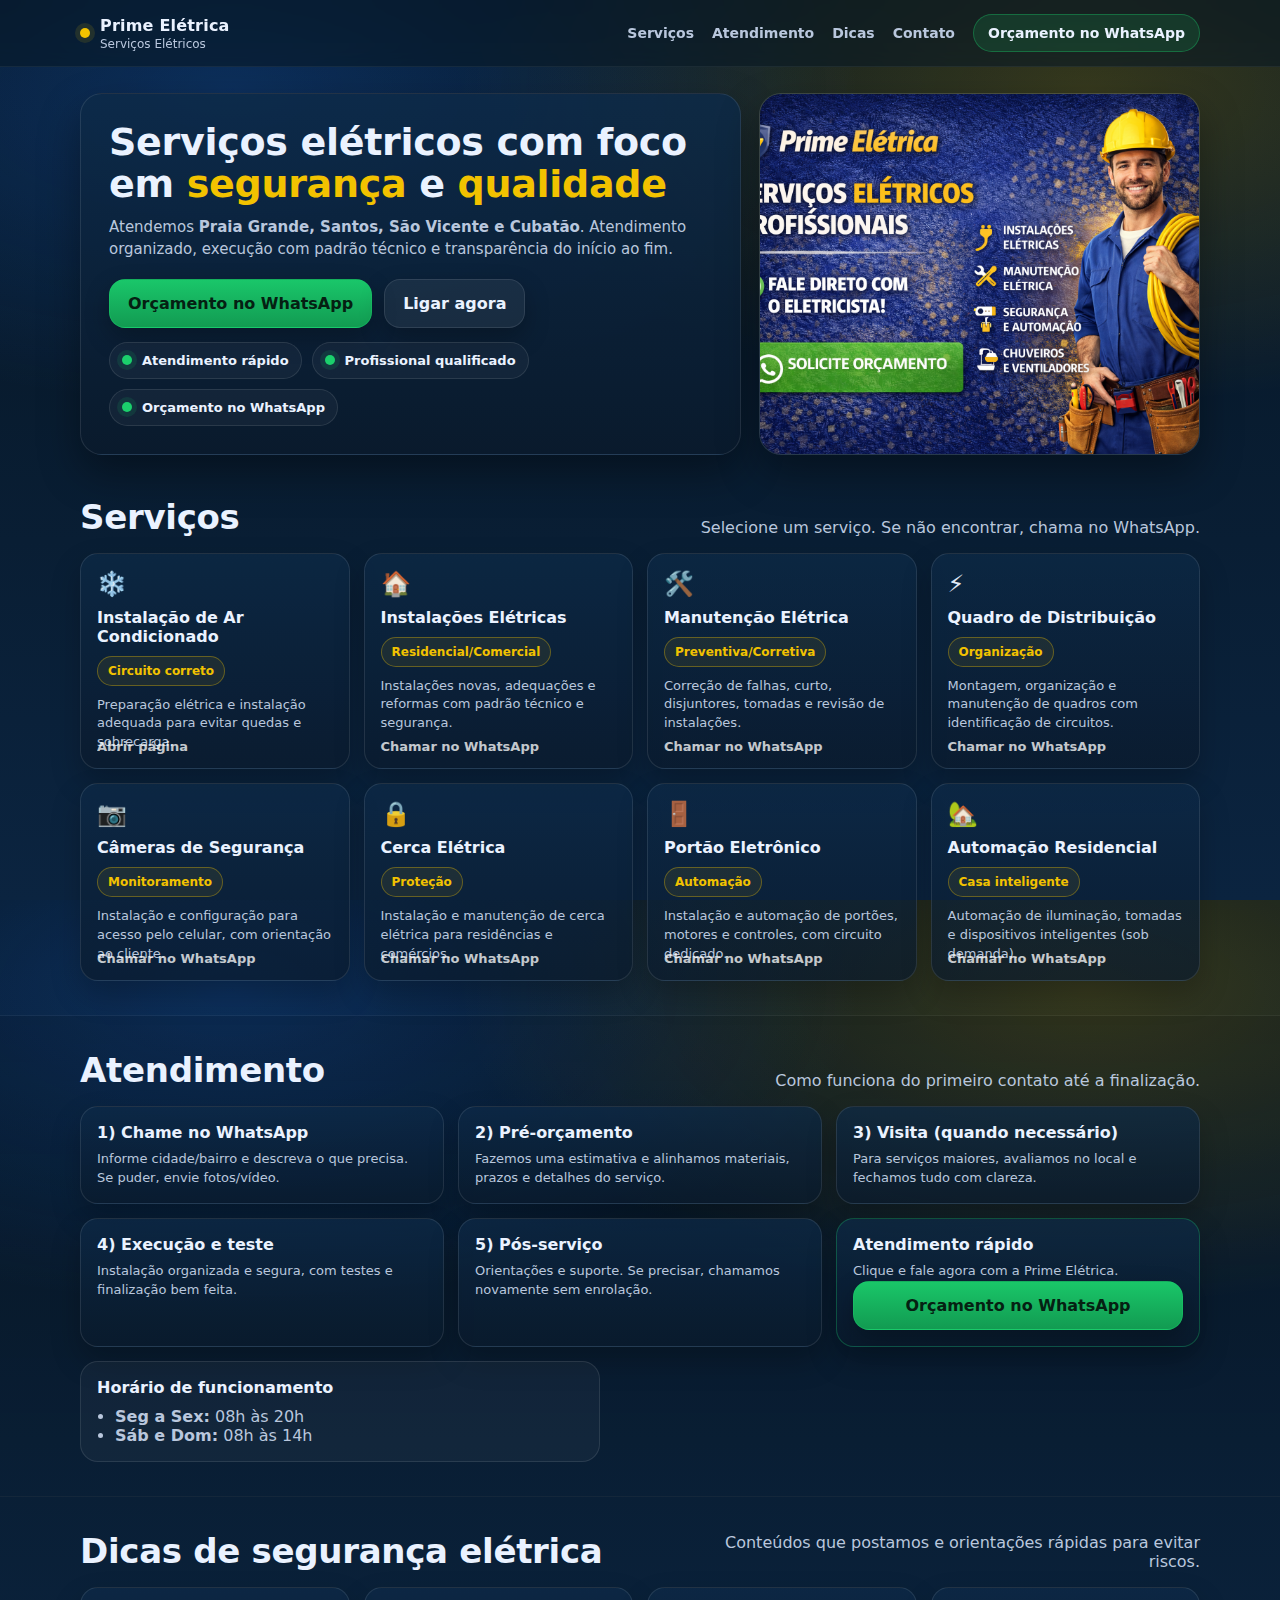
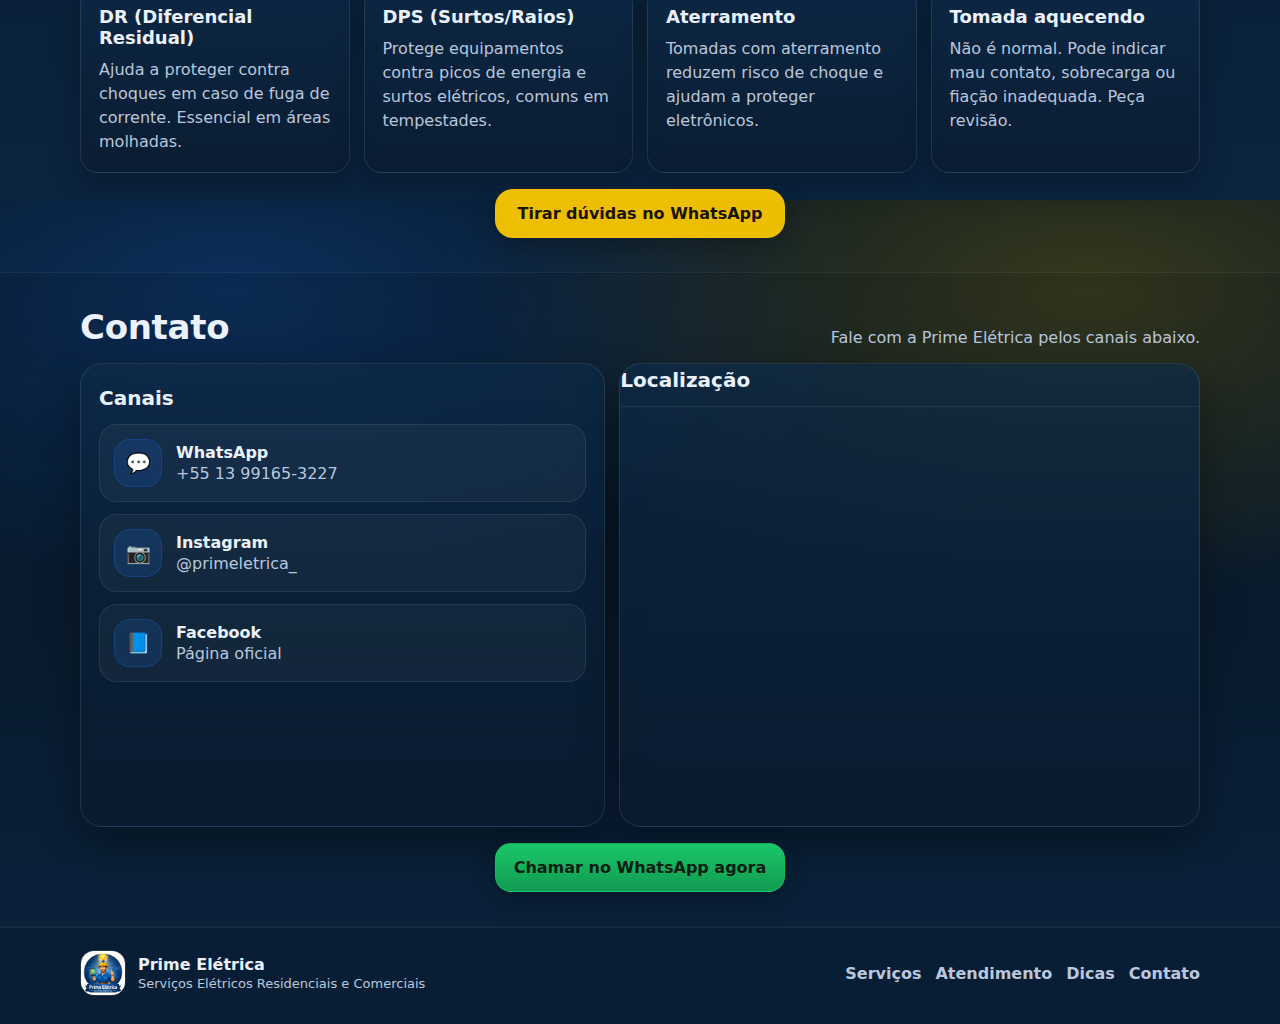
<file: index.html>
<!doctype html>
<html lang="pt-BR">
<head>
  <meta charset="utf-8" />
  <meta name="viewport" content="width=device-width, initial-scale=1" />
  <title>Prime Elétrica | Serviços Elétricos</title>
  <meta name="description" content="Serviços elétricos residenciais e comerciais. Atendimento em Praia Grande, Santos, São Vicente e Cubatão. Orçamento rápido no WhatsApp." />
  <link rel="icon" href="assets/logo.png" />
  <link rel="stylesheet" href="styles.css" />
</head>

<body>
  <!-- Topbar -->
  <header class="topbar">
    <div class="container topbar__inner">
      <a class="brand" href="#inicio" aria-label="Prime Elétrica">
        <span class="brand__dot" aria-hidden="true"></span>
        <div class="brand__txt">
          <div class="brand__name">Prime Elétrica</div>
          <div class="brand__sub">Serviços Elétricos</div>
        </div>
      </a>

      <button class="navToggle" id="navToggle" aria-label="Abrir menu" aria-expanded="false">
        <span></span><span></span><span></span>
      </button>

      <nav class="nav" id="nav">
        <a href="#servicos">Serviços</a>
        <a href="#atendimento">Atendimento</a>
        <a href="#dicas">Dicas</a>
        <a href="#contato">Contato</a>
        <a class="nav__cta" id="ctaTopo" href="#">Orçamento no WhatsApp</a>
      </nav>
    </div>
  </header>

  <!-- HERO -->
  <main id="inicio" class="hero">
    <div class="container hero__grid">
      <section class="heroCard">
        <h1>Serviços elétricos com foco em <span class="hl">segurança</span> e <span class="hl">qualidade</span></h1>
        <p>
          Atendemos <strong>Praia Grande, Santos, São Vicente e Cubatão</strong>.
          Atendimento organizado, execução com padrão técnico e transparência do início ao fim.
        </p>

        <div class="heroCard__actions">
          <a class="btn btn--whats" id="btnWhatsHero" href="#">Orçamento no WhatsApp</a>
          <a class="btn btn--call" href="tel:+5513991653227">Ligar agora</a>
        </div>

        <div class="heroBadges">
          <div class="badge"><span class="badge__dot"></span> Atendimento rápido</div>
          <div class="badge"><span class="badge__dot"></span> Profissional qualificado</div>
          <div class="badge"><span class="badge__dot"></span> Orçamento no WhatsApp</div>
        </div>
      </section>

      <aside class="heroMedia" aria-label="Banner">
        <img src="assets/hero-banner.png" alt="Prime Elétrica - Serviços profissionais" />
      </aside>
    </div>
  </main>

  <!-- SERVIÇOS -->
  <section id="servicos" class="section">
    <div class="container">
      <div class="sectionHead">
        <h2>Serviços</h2>
        <p>Selecione um serviço. Se não encontrar, chama no WhatsApp.</p>
      </div>

      <div class="cardsGrid">
        <!-- AC (leva para a página) -->
        <a class="card card--link" href="ar-condicionado.html" aria-label="Instalação de Ar Condicionado">
          <div class="card__icon">❄️</div>
          <div class="card__title">Instalação de Ar Condicionado</div>
          <div class="card__tag">Circuito correto</div>
          <div class="card__text">Preparação elétrica e instalação adequada para evitar quedas e sobrecarga.</div>
          <div class="card__footer">Abrir página</div>
        </a>

        <!-- Outros serviços (WhatsApp) -->
        <a class="card card--link wa-service" data-service="Instalações Elétricas" href="#">
          <div class="card__icon">🏠</div>
          <div class="card__title">Instalações Elétricas</div>
          <div class="card__tag">Residencial/Comercial</div>
          <div class="card__text">Instalações novas, adequações e reformas com padrão técnico e segurança.</div>
          <div class="card__footer">Chamar no WhatsApp</div>
        </a>

        <a class="card card--link wa-service" data-service="Manutenção Elétrica" href="#">
          <div class="card__icon">🛠️</div>
          <div class="card__title">Manutenção Elétrica</div>
          <div class="card__tag">Preventiva/Corretiva</div>
          <div class="card__text">Correção de falhas, curto, disjuntores, tomadas e revisão de instalações.</div>
          <div class="card__footer">Chamar no WhatsApp</div>
        </a>

        <a class="card card--link wa-service" data-service="Quadro de Distribuição" href="#">
          <div class="card__icon">⚡</div>
          <div class="card__title">Quadro de Distribuição</div>
          <div class="card__tag">Organização</div>
          <div class="card__text">Montagem, organização e manutenção de quadros com identificação de circuitos.</div>
          <div class="card__footer">Chamar no WhatsApp</div>
        </a>

        <a class="card card--link wa-service" data-service="Câmeras de Segurança" href="#">
          <div class="card__icon">📷</div>
          <div class="card__title">Câmeras de Segurança</div>
          <div class="card__tag">Monitoramento</div>
          <div class="card__text">Instalação e configuração para acesso pelo celular, com orientação ao cliente.</div>
          <div class="card__footer">Chamar no WhatsApp</div>
        </a>

        <a class="card card--link wa-service" data-service="Cerca Elétrica" href="#">
          <div class="card__icon">🔒</div>
          <div class="card__title">Cerca Elétrica</div>
          <div class="card__tag">Proteção</div>
          <div class="card__text">Instalação e manutenção de cerca elétrica para residências e comércios.</div>
          <div class="card__footer">Chamar no WhatsApp</div>
        </a>

        <a class="card card--link wa-service" data-service="Portão Eletrônico" href="#">
          <div class="card__icon">🚪</div>
          <div class="card__title">Portão Eletrônico</div>
          <div class="card__tag">Automação</div>
          <div class="card__text">Instalação e automação de portões, motores e controles, com circuito dedicado.</div>
          <div class="card__footer">Chamar no WhatsApp</div>
        </a>

        <a class="card card--link wa-service" data-service="Automação Residencial" href="#">
          <div class="card__icon">🏡</div>
          <div class="card__title">Automação Residencial</div>
          <div class="card__tag">Casa inteligente</div>
          <div class="card__text">Automação de iluminação, tomadas e dispositivos inteligentes (sob demanda).</div>
          <div class="card__footer">Chamar no WhatsApp</div>
        </a>
      </div>
    </div>
  </section>

  <!-- ATENDIMENTO (arrumado p/ celular) -->
  <section id="atendimento" class="section section--alt">
    <div class="container">
      <div class="sectionHead sectionHead--split">
        <h2>Atendimento</h2>
        <p>Como funciona do primeiro contato até a finalização.</p>
      </div>

      <div class="attGrid">
        <div class="attCard">
          <div class="attCard__title">1) Chame no WhatsApp</div>
          <div class="attCard__text">Informe cidade/bairro e descreva o que precisa. Se puder, envie fotos/vídeo.</div>
        </div>

        <div class="attCard">
          <div class="attCard__title">2) Pré-orçamento</div>
          <div class="attCard__text">Fazemos uma estimativa e alinhamos materiais, prazos e detalhes do serviço.</div>
        </div>

        <div class="attCard">
          <div class="attCard__title">3) Visita (quando necessário)</div>
          <div class="attCard__text">Para serviços maiores, avaliamos no local e fechamos tudo com clareza.</div>
        </div>

        <div class="attCard">
          <div class="attCard__title">4) Execução e teste</div>
          <div class="attCard__text">Instalação organizada e segura, com testes e finalização bem feita.</div>
        </div>

        <div class="attCard">
          <div class="attCard__title">5) Pós-serviço</div>
          <div class="attCard__text">Orientações e suporte. Se precisar, chamamos novamente sem enrolação.</div>
        </div>

        <div class="attCard attCard--cta">
          <div class="attCard__title">Atendimento rápido</div>
          <div class="attCard__text">Clique e fale agora com a Prime Elétrica.</div>
          <a class="btn btn--whats btn--full" id="btnWhatsAtendimento" href="#">Orçamento no WhatsApp</a>
        </div>
      </div>

      <div class="hours">
        <div class="hours__box">
          <div class="hours__title">Horário de funcionamento</div>
          <ul class="hours__list">
            <li><strong>Seg a Sex:</strong> 08h às 20h</li>
            <li><strong>Sáb e Dom:</strong> 08h às 14h</li>
          </ul>
        </div>
      </div>
    </div>
  </section>

  <!-- DICAS (igual ao seu modelo) -->
  <section id="dicas" class="section">
    <div class="container">
      <div class="sectionHead sectionHead--split">
        <h2>Dicas de segurança elétrica</h2>
        <p>Conteúdos que postamos e orientações rápidas para evitar riscos.</p>
      </div>

      <div class="tipsGrid">
        <div class="tipCard">
          <div class="tipCard__title">DR (Diferencial Residual)</div>
          <div class="tipCard__text">Ajuda a proteger contra choques em caso de fuga de corrente. Essencial em áreas molhadas.</div>
        </div>
        <div class="tipCard">
          <div class="tipCard__title">DPS (Surtos/Raios)</div>
          <div class="tipCard__text">Protege equipamentos contra picos de energia e surtos elétricos, comuns em tempestades.</div>
        </div>
        <div class="tipCard">
          <div class="tipCard__title">Aterramento</div>
          <div class="tipCard__text">Tomadas com aterramento reduzem risco de choque e ajudam a proteger eletrônicos.</div>
        </div>
        <div class="tipCard">
          <div class="tipCard__title">Tomada aquecendo</div>
          <div class="tipCard__text">Não é normal. Pode indicar mau contato, sobrecarga ou fiação inadequada. Peça revisão.</div>
        </div>
      </div>

      <div class="centerCTA">
        <a class="btn btn--yellow" id="btnWhatsDicas" href="#">Tirar dúvidas no WhatsApp</a>
      </div>
    </div>
  </section>

  <!-- CONTATO (layout “Canais” igual você mostrou) -->
  <section id="contato" class="section section--alt">
    <div class="container">
      <div class="sectionHead">
        <h2>Contato</h2>
        <p>Fale com a Prime Elétrica pelos canais abaixo.</p>
      </div>

      <div class="contactGrid">
        <div class="contactCard">
          <div class="contactCard__head">Canais</div>

          <a class="channel" id="linkWhatsContato" href="#">
            <div class="channel__icon">💬</div>
            <div class="channel__meta">
              <div class="channel__name">WhatsApp</div>
              <div class="channel__sub">+55 13 99165-3227</div>
            </div>
          </a>

          <a class="channel" href="https://www.instagram.com/primeletrica_?igsh=eGxwcnNmbDBiZm8x" target="_blank" rel="noopener">
            <div class="channel__icon">📷</div>
            <div class="channel__meta">
              <div class="channel__name">Instagram</div>
              <div class="channel__sub">@primeletrica_</div>
            </div>
          </a>

          <a class="channel" href="https://www.facebook.com/share/1EtxMSZsKB/" target="_blank" rel="noopener">
            <div class="channel__icon">📘</div>
            <div class="channel__meta">
              <div class="channel__name">Facebook</div>
              <div class="channel__sub">Página oficial</div>
            </div>
          </a>
        </div>

        <div class="mapCard">
          <div class="mapCard__head">Localização</div>
          <div class="mapWrap">
            <iframe
              src="https://www.google.com/maps/embed?pb=!1m18!1m12!1m3!1d467544.79805338336!2d-46.558933149999994!3d-23.722628599999997!2m3!1f0!2f0!3f0!3m2!1i1024!2i768!4f13.1!3m3!1m2!1s0x2a827acd8526e1f%3A0xca510d4949979d56!2sPrime%20El%C3%A9trica!5e0!3m2!1spt-BR!2sbr!4v1771302977150!5m2!1spt-BR!2sbr"
              width="600" height="450" style="border:0;"
              allowfullscreen="" loading="lazy"
              referrerpolicy="no-referrer-when-downgrade">
            </iframe>
          </div>
        </div>
      </div>

      <div class="footerCTA">
        <a class="btn btn--whats" id="btnWhatsRodape" href="#">Chamar no WhatsApp agora</a>
      </div>
    </div>
  </section>

  <footer class="footer">
    <div class="container footer__inner">
      <div class="footer__left">
        <img class="footer__logo" src="assets/logo.png" alt="Prime Elétrica" />
        <div>
          <div class="footer__name">Prime Elétrica</div>
          <div class="footer__sub">Serviços Elétricos Residenciais e Comerciais</div>
        </div>
      </div>

      <div class="footer__right">
        <a href="#servicos">Serviços</a>
        <a href="#atendimento">Atendimento</a>
        <a href="#dicas">Dicas</a>
        <a href="#contato">Contato</a>
      </div>
    </div>
  </footer>

  <script src="script.js"></script>
</body>
</html>
</file>
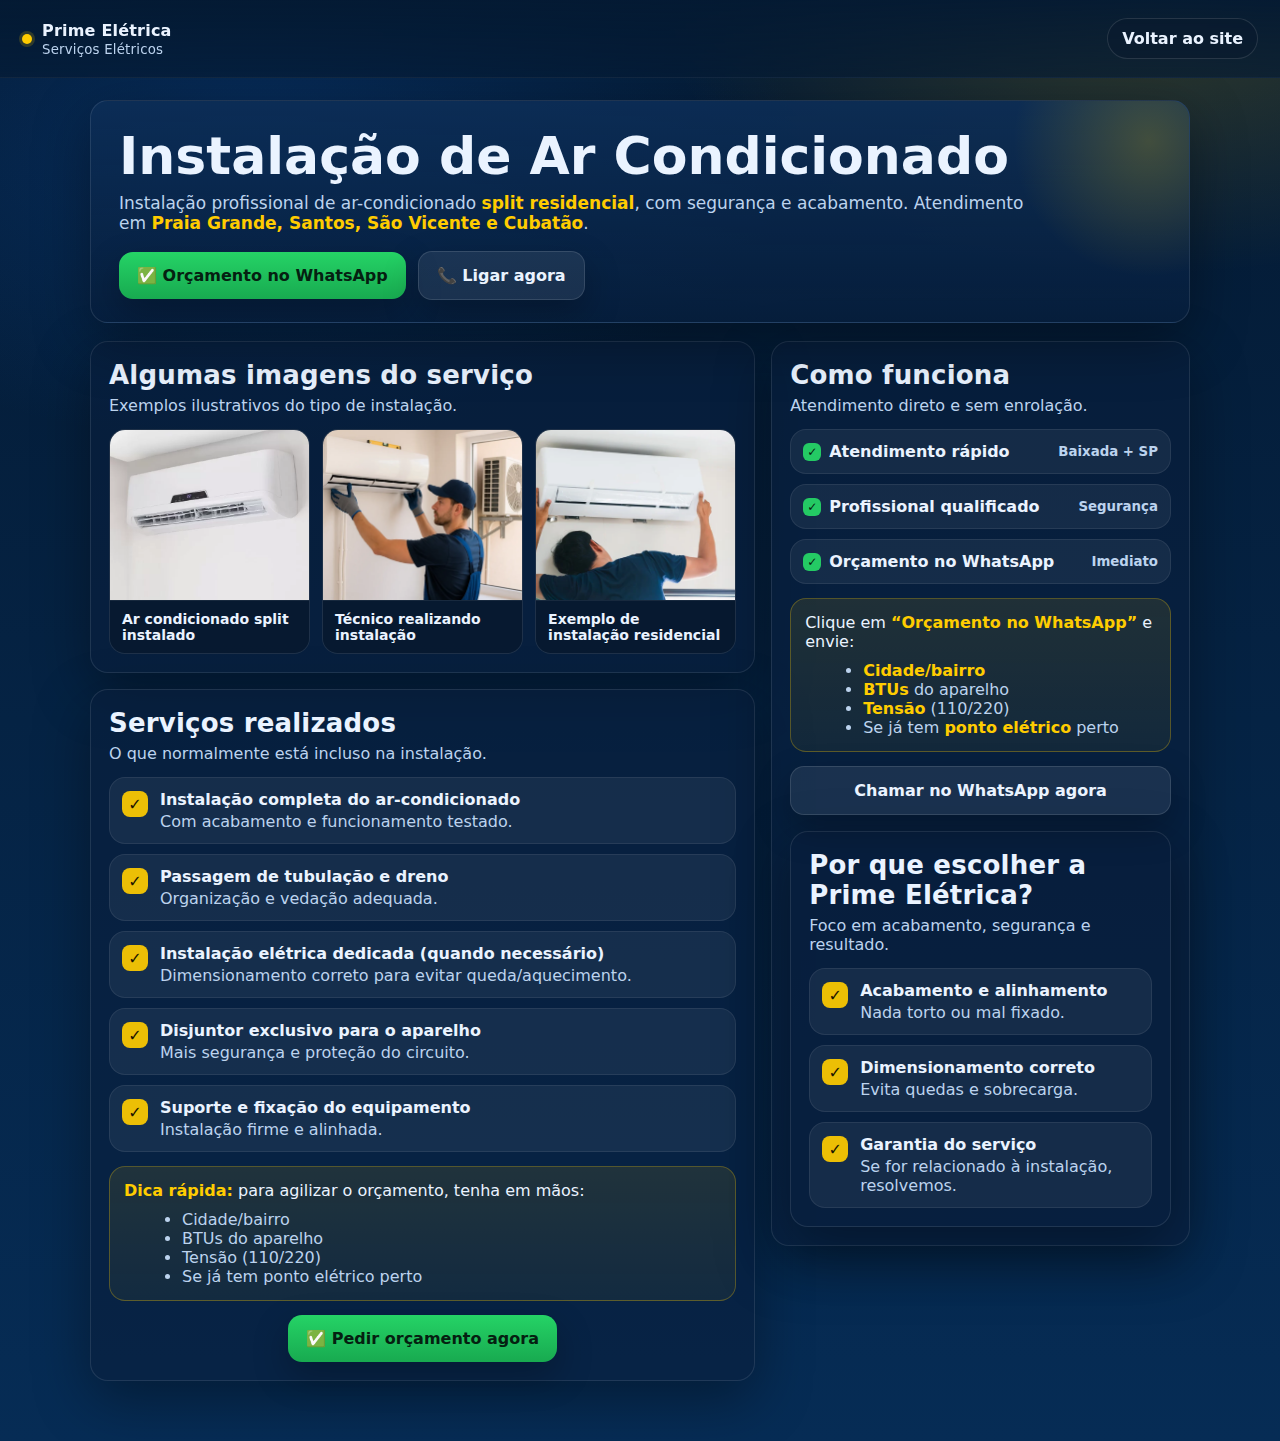
<file: ar-condicionado.html>
<!DOCTYPE html>
<html lang="pt-BR">
<head>
  <meta charset="UTF-8" />
  <meta name="viewport" content="width=device-width, initial-scale=1.0" />
  <title>Instalação de Ar Condicionado | Prime Elétrica</title>
  <meta name="description" content="Instalação profissional de ar-condicionado split residencial com rapidez, segurança e acabamento. Atendimento em Praia Grande, Santos, São Vicente e Cubatão." />
  <style>
    :root{
      --bg1:#041a33;
      --bg2:#062c55;
      --card:#0b2546cc;
      --stroke:#1c3b66;
      --text:#eaf3ff;
      --muted:#bcd3ee;
      --primeBlue:#0b4b9e;
      --primeYellow:#ffcc00;
      --whats:#25d366;
      --shadow: 0 18px 55px rgba(0,0,0,.35);
      --radius: 18px;
    }

    *{ box-sizing:border-box; }
    body{
      margin:0;
      font-family: system-ui, -apple-system, Segoe UI, Roboto, Arial, sans-serif;
      color:var(--text);
      background:
        radial-gradient(900px 500px at 20% 10%, rgba(11,75,158,.35), transparent 60%),
        radial-gradient(900px 500px at 90% 0%, rgba(255,204,0,.18), transparent 55%),
        linear-gradient(180deg, var(--bg1), var(--bg2));
      min-height:100vh;
    }

    a{ color:inherit; text-decoration:none; }

    .topbar{
      display:flex;
      align-items:center;
      justify-content:space-between;
      gap:12px;
      padding:18px 22px;
      position:sticky;
      top:0;
      z-index:50;
      background: linear-gradient(180deg, rgba(4,26,51,.95), rgba(4,26,51,.65));
      backdrop-filter: blur(10px);
      border-bottom:1px solid rgba(255,255,255,.06);
    }

    .brand{
      display:flex;
      align-items:center;
      gap:10px;
      font-weight:800;
      letter-spacing:.2px;
    }
    .dot{
      width:10px;height:10px;border-radius:50%;
      background: var(--primeYellow);
      box-shadow: 0 0 0 3px rgba(255,204,0,.18);
    }
    .brand small{
      display:block;
      font-weight:500;
      color:var(--muted);
      margin-top:2px;
    }

    .pill{
      padding:10px 14px;
      border-radius:999px;
      border:1px solid rgba(255,255,255,.12);
      background: rgba(10,26,46,.55);
      font-weight:600;
      color:var(--text);
    }

    .wrap{
      width:min(1100px, 92vw);
      margin: 22px auto 60px;
    }

    .hero{
      border-radius: var(--radius);
      background: linear-gradient(180deg, rgba(12,45,86,.92), rgba(7,30,60,.78));
      border:1px solid rgba(255,255,255,.10);
      box-shadow: var(--shadow);
      padding: 28px 28px 22px;
      position:relative;
      overflow:hidden;
    }
    .hero:before{
      content:"";
      position:absolute;
      inset:-120px -120px auto auto;
      width:320px;height:320px;
      background: radial-gradient(circle, rgba(255,204,0,.22), transparent 60%);
      transform: rotate(18deg);
      pointer-events:none;
    }
    .hero h1{
      margin:0;
      font-size: clamp(30px, 4.2vw, 52px);
      line-height:1.04;
    }
    .hero p{
      margin:10px 0 0;
      color: var(--muted);
      font-size: clamp(14px, 1.6vw, 17px);
      max-width: 920px;
    }
    .highlight{
      color:var(--primeYellow);
      font-weight:800;
    }

    .ctaRow{
      display:flex;
      flex-wrap:wrap;
      gap:12px;
      margin-top: 18px;
      align-items:center;
    }

    .btn{
      display:inline-flex;
      align-items:center;
      justify-content:center;
      gap:10px;
      padding:14px 18px;
      border-radius: 14px;
      font-weight:800;
      border:1px solid rgba(255,255,255,.12);
      box-shadow: 0 14px 35px rgba(0,0,0,.25);
      cursor:pointer;
      transition: transform .12s ease, filter .12s ease, background .12s ease;
      user-select:none;
      white-space:nowrap;
    }
    .btn:hover{ transform: translateY(-1px); filter: brightness(1.03); }
    .btn:active{ transform: translateY(0px); }

    .btnWhats{
      background: linear-gradient(180deg, rgba(37,211,102,1), rgba(24,170,80,1));
      color:#052011;
      border:none;
    }
    .btnCall{
      background: rgba(255,255,255,.08);
      color: var(--text);
    }

    .grid{
      display:grid;
      grid-template-columns: 1.35fr .85fr;
      gap:16px;
      margin-top:18px;
      align-items:start;
    }

    .card{
      background: rgba(9,30,60,.60);
      border:1px solid rgba(255,255,255,.10);
      border-radius: var(--radius);
      box-shadow: var(--shadow);
      padding: 18px;
    }

    .card h2{
      margin:0 0 6px;
      font-size: 26px;
      letter-spacing:.2px;
    }
    .sub{
      color:var(--muted);
      margin:0 0 14px;
    }

    /* Galeria */
    .gallery{
      display:grid;
      grid-template-columns: repeat(3, 1fr);
      gap:12px;
      margin-top:10px;
    }
    .gItem{
      border-radius: 16px;
      overflow:hidden;
      border:1px solid rgba(255,255,255,.10);
      background: rgba(0,0,0,.15);
    }
    .gItem img{
      width:100%;
      height:170px;
      object-fit: cover;
      display:block;
    }
    .gCap{
      padding:10px 12px;
      color: var(--text);
      font-weight:700;
      font-size: 14px;
      border-top:1px solid rgba(255,255,255,.07);
      background: rgba(10,26,46,.55);
    }

    /* Lista */
    .list{
      display:flex;
      flex-direction:column;
      gap:10px;
      margin-top:8px;
    }
    .item{
      display:flex;
      gap:12px;
      align-items:flex-start;
      padding:12px 12px;
      border-radius:16px;
      background: rgba(255,255,255,.06);
      border:1px solid rgba(255,255,255,.08);
    }
    .badge{
      width:26px;height:26px;border-radius:8px;
      display:inline-flex;
      align-items:center;
      justify-content:center;
      font-weight:900;
      color:#1a1400;
      background: rgba(255,204,0,.92);
      flex:0 0 auto;
      margin-top:1px;
    }
    .item strong{ display:block; }
    .item span{ color: var(--muted); display:block; margin-top:3px; }

    /* Caixa de dicas */
    .infoBox{
      border-radius: 16px;
      padding: 14px 14px;
      border: 1px solid rgba(255,204,0,.28);
      background: linear-gradient(180deg, rgba(255,204,0,.10), rgba(255,204,0,.05));
      color: var(--text);
      margin-top: 14px;
    }
    .infoBox b{ color: var(--primeYellow); }
    .infoBox ul{
      margin: 10px 0 0 18px;
      color: var(--muted);
    }

    .rightBox .mini{
      display:flex;
      flex-direction:column;
      gap:10px;
      margin-top:10px;
    }
    .chip{
      display:flex;
      align-items:center;
      justify-content:space-between;
      gap:10px;
      padding:12px 12px;
      border-radius:16px;
      background: rgba(255,255,255,.06);
      border:1px solid rgba(255,255,255,.08);
      font-weight:700;
    }
    .chip .ok{
      display:inline-flex;
      align-items:center;
      gap:8px;
    }
    .okDot{
      width:18px;height:18px;border-radius:6px;
      background: rgba(37,211,102,.95);
      display:inline-flex;
      align-items:center;
      justify-content:center;
      color:#06210f;
      font-weight:900;
      font-size:12px;
    }
    .chip small{ color: var(--muted); font-weight:700; }

    .centerCta{
      text-align:center;
      margin-top: 14px;
    }
    .btnFull{
      width:100%;
      justify-content:center;
      background: rgba(255,255,255,.08);
      color: var(--text);
    }

    /* Responsivo */
    @media (max-width: 980px){
      .grid{ grid-template-columns: 1fr; }
      .gallery{ grid-template-columns: 1fr; }
      .gItem img{ height:220px; }
    }
  </style>
</head>

<body>
  <header class="topbar">
    <div class="brand">
      <span class="dot"></span>
      <div>
        Prime Elétrica
        <small>Serviços Elétricos</small>
      </div>
    </div>

    <a class="pill" href="index.html">Voltar ao site</a>
  </header>

  <main class="wrap">
    <!-- HERO -->
    <section class="hero">
      <h1>Instalação de Ar Condicionado</h1>
      <p>
        Instalação profissional de ar-condicionado <span class="highlight">split residencial</span>, com segurança e acabamento.
        Atendimento em <span class="highlight">Praia Grande, Santos, São Vicente e Cubatão</span>.
      </p>

      <div class="ctaRow">
        <a class="btn btnWhats" target="_blank"
           href="https://wa.me/5513991653227?text=Ol%C3%A1!%20Quero%20or%C3%A7amento%20para%20instala%C3%A7%C3%A3o%20de%20ar-condicionado.%0A%0ACidade/Bairro:%0ABTUs:%0ATens%C3%A3o%20(110/220):%0AJ%C3%A1%20tem%20ponto%20el%C3%A9trico%20perto%3F">
          ✅ Orçamento no WhatsApp
        </a>

        <a class="btn btnCall" href="tel:+55139799479709">
          📞 Ligar agora
        </a>
      </div>
    </section>

    <!-- GRID -->
    <section class="grid">
      <!-- ESQUERDA -->
      <div>
        <!-- GALERIA (resolve o “espaço vazio” e dá prova visual) -->
        <section class="card">
          <h2>Algumas imagens do serviço</h2>
          <p class="sub">Exemplos ilustrativos do tipo de instalação.</p>

          <div class="gallery">
            <div class="gItem">
              <img src="assets/img/art1.webp" alt="Ar condicionado split instalado" loading="lazy">
              <div class="gCap">Ar condicionado split instalado</div>
            </div>

            <div class="gItem">
              <img src="assets/img/art2.webp" alt="Técnico realizando instalação" loading="lazy">
              <div class="gCap">Técnico realizando instalação</div>
            </div>

            <div class="gItem">
              <img src="assets/img/art3.png" alt="Exemplo de instalação residencial" loading="lazy">
              <div class="gCap">Exemplo de instalação residencial</div>
            </div>
          </div>
        </section>

        <!-- SERVIÇOS -->
        <section class="card" style="margin-top:16px;">
          <h2>Serviços realizados</h2>
          <p class="sub">O que normalmente está incluso na instalação.</p>

          <div class="list">
            <div class="item">
              <div class="badge">✓</div>
              <div>
                <strong>Instalação completa do ar-condicionado</strong>
                <span>Com acabamento e funcionamento testado.</span>
              </div>
            </div>

            <div class="item">
              <div class="badge">✓</div>
              <div>
                <strong>Passagem de tubulação e dreno</strong>
                <span>Organização e vedação adequada.</span>
              </div>
            </div>

            <div class="item">
              <div class="badge">✓</div>
              <div>
                <strong>Instalação elétrica dedicada (quando necessário)</strong>
                <span>Dimensionamento correto para evitar queda/aquecimento.</span>
              </div>
            </div>

            <div class="item">
              <div class="badge">✓</div>
              <div>
                <strong>Disjuntor exclusivo para o aparelho</strong>
                <span>Mais segurança e proteção do circuito.</span>
              </div>
            </div>

            <div class="item">
              <div class="badge">✓</div>
              <div>
                <strong>Suporte e fixação do equipamento</strong>
                <span>Instalação firme e alinhada.</span>
              </div>
            </div>
          </div>

          <div class="infoBox">
            <b>Dica rápida:</b> para agilizar o orçamento, tenha em mãos:
            <ul>
              <li>Cidade/bairro</li>
              <li>BTUs do aparelho</li>
              <li>Tensão (110/220)</li>
              <li>Se já tem ponto elétrico perto</li>
            </ul>
          </div>

          <div class="centerCta">
            <a class="btn btnWhats" target="_blank"
              href="https://wa.me/5513991653227?text=Ol%C3%A1!%20Quero%20or%C3%A7amento%20para%20instala%C3%A7%C3%A3o%20de%20ar-condicionado.%0A%0ACidade/Bairro:%0ABTUs:%0ATens%C3%A3o%20(110/220):%0AJ%C3%A1%20tem%20ponto%20el%C3%A9trico%20perto%3F">
              ✅ Pedir orçamento agora
            </a>
          </div>
        </section>
      </div>

      <!-- DIREITA -->
      <aside class="card rightBox">
        <h2>Como funciona</h2>
        <p class="sub">Atendimento direto e sem enrolação.</p>

        <div class="mini">
          <div class="chip">
            <div class="ok"><span class="okDot">✓</span> Atendimento rápido</div>
            <small>Baixada + SP</small>
          </div>

          <div class="chip">
            <div class="ok"><span class="okDot">✓</span> Profissional qualificado</div>
            <small>Segurança</small>
          </div>

          <div class="chip">
            <div class="ok"><span class="okDot">✓</span> Orçamento no WhatsApp</div>
            <small>Imediato</small>
          </div>
        </div>

        <div class="infoBox">
          Clique em <b>“Orçamento no WhatsApp”</b> e envie:
          <ul>
            <li><b>Cidade/bairro</b></li>
            <li><b>BTUs</b> do aparelho</li>
            <li><b>Tensão</b> (110/220)</li>
            <li>Se já tem <b>ponto elétrico</b> perto</li>
          </ul>
        </div>

        <div class="centerCta">
          <a class="btn btnFull" target="_blank"
             href="https://wa.me/5513991653227?text=Ol%C3%A1!%20Quero%20or%C3%A7amento%20para%20instala%C3%A7%C3%A3o%20de%20ar-condicionado.%0A%0ACidade/Bairro:%0ABTUs:%0ATens%C3%A3o%20(110/220):%0AJ%C3%A1%20tem%20ponto%20el%C3%A9trico%20perto%3F">
            Chamar no WhatsApp agora
          </a>
        </div>

        <!-- BLOCO EXTRA PARA ACABAR COM QUALQUER “BURACO” E AUMENTAR CONVERSÃO -->
        <section class="card" style="margin-top:16px;">
          <h2>Por que escolher a Prime Elétrica?</h2>
          <p class="sub">Foco em acabamento, segurança e resultado.</p>

          <div class="list">
            <div class="item">
              <div class="badge">✓</div>
              <div>
                <strong>Acabamento e alinhamento</strong>
                <span>Nada torto ou mal fixado.</span>
              </div>
            </div>

            <div class="item">
              <div class="badge">✓</div>
              <div>
                <strong>Dimensionamento correto</strong>
                <span>Evita quedas e sobrecarga.</span>
              </div>
            </div>

            <div class="item">
              <div class="badge">✓</div>
              <div>
                <strong>Garantia do serviço</strong>
                <span>Se for relacionado à instalação, resolvemos.</span>
              </div>
            </div>
          </div>
        </section>
      </aside>
    </section>
  </main>
</body>
</html>
</file>
<file: styles.css>
:root{
  --bg1:#061522;
  --bg2:#0b2440;
  --card:#0d2a48;
  --card2:#0c223a;
  --line: rgba(255,255,255,.10);

  --text:#eaf2ff;
  --muted:#b9c7dd;

  --yellow:#f2c200;
  --green:#1bd06c;
  --blue:#1d78ff;

  --shadow: 0 18px 40px rgba(0,0,0,.35);
  --radius: 22px;
}

*{ box-sizing:border-box; }
html,body{ height:100%; }
body{
  margin:0;
  font-family: system-ui, -apple-system, Segoe UI, Roboto, Arial, sans-serif;
  color:var(--text);
  background:
    radial-gradient(900px 450px at 18% 10%, rgba(29,120,255,.25), transparent 70%),
    radial-gradient(900px 450px at 85% 10%, rgba(242,194,0,.20), transparent 70%),
    linear-gradient(180deg, var(--bg1), var(--bg2));
}

a{ color:inherit; text-decoration:none; }
img{ max-width:100%; display:block; }

.container{
  width:min(1120px, calc(100% - 32px));
  margin:0 auto;
}

/* Topbar */
.topbar{
  position:sticky;
  top:0;
  z-index:50;
  backdrop-filter: blur(10px);
  background: rgba(6,21,34,.55);
  border-bottom:1px solid rgba(255,255,255,.06);
}

.topbar__inner{
  display:flex;
  align-items:center;
  justify-content:space-between;
  padding:14px 0;
  gap:14px;
}

.brand{
  display:flex;
  align-items:center;
  gap:10px;
  min-width: 220px;
}

.brand__dot{
  width:10px;height:10px;
  border-radius:999px;
  background:var(--yellow);
  box-shadow: 0 0 0 5px rgba(242,194,0,.12);
}

.brand__name{ font-weight:800; letter-spacing:.2px; }
.brand__sub{ font-size:12px; color:var(--muted); margin-top:2px; }

.nav{
  display:flex;
  align-items:center;
  gap:18px;
}

.nav a{
  color:var(--muted);
  font-weight:600;
  font-size:14px;
}

.nav a:hover{ color:var(--text); }

.nav__cta{
  padding:10px 14px;
  border-radius:999px;
  background: rgba(27,208,108,.14);
  border:1px solid rgba(27,208,108,.35);
  color: var(--text) !important;
}

/* Mobile menu button */
.navToggle{
  display:none;
  width:44px;height:42px;
  border-radius:12px;
  border:1px solid rgba(255,255,255,.10);
  background: rgba(255,255,255,.04);
  box-shadow: none;
  cursor:pointer;
}
.navToggle span{
  display:block;
  height:2px;
  width:20px;
  margin:4px auto;
  background: rgba(255,255,255,.85);
  border-radius:2px;
}

/* Hero */
.hero{
  padding:26px 0 8px;
}

.hero__grid{
  display:grid;
  grid-template-columns: 1.2fr .8fr;
  gap:18px;
  align-items:stretch;
}

.heroCard{
  background: linear-gradient(180deg, rgba(13,42,72,.85), rgba(10,26,44,.85));
  border:1px solid rgba(255,255,255,.10);
  border-radius: var(--radius);
  box-shadow: var(--shadow);
  padding:28px;
}

.heroCard h1{
  margin:0 0 10px;
  font-size: clamp(26px, 3vw, 38px);
  line-height:1.1;
  letter-spacing:-.3px;
}

.heroCard p{
  margin:0 0 18px;
  color: var(--muted);
  font-size:15px;
  line-height:1.5;
}

.hl{ color: var(--yellow); font-weight:800; }

.heroCard__actions{
  display:flex;
  gap:12px;
  flex-wrap:wrap;
  margin: 6px 0 14px;
}

.btn{
  display:inline-flex;
  align-items:center;
  justify-content:center;
  gap:10px;
  padding:14px 18px;
  border-radius: 16px;
  font-weight:800;
  border:1px solid rgba(255,255,255,.10);
  background: rgba(255,255,255,.06);
  box-shadow: 0 10px 25px rgba(0,0,0,.25);
}

.btn--full{ width:100%; }

.btn--whats{
  background: linear-gradient(180deg, rgba(27,208,108,.95), rgba(19,162,84,.95));
  border-color: rgba(27,208,108,.35);
  color:#052012;
}

.btn--call{
  background: rgba(255,255,255,.06);
  color: var(--text);
}

.btn--yellow{
  background: rgba(242,194,0,.98);
  border-color: rgba(242,194,0,.40);
  color:#1a1200;
  padding: 14px 22px;
  border-radius: 18px;
}

.heroBadges{
  display:flex;
  flex-wrap:wrap;
  gap:10px;
  margin-top: 8px;
}

.badge{
  display:flex;
  align-items:center;
  gap:10px;
  padding:10px 12px;
  border-radius: 999px;
  border:1px solid rgba(255,255,255,.10);
  background: rgba(255,255,255,.04);
  color: var(--text);
  font-weight:700;
  font-size:13px;
}

.badge__dot{
  width:10px;height:10px;border-radius:999px;
  background: var(--green);
  box-shadow: 0 0 0 5px rgba(27,208,108,.12);
}

.heroMedia{
  border-radius: var(--radius);
  overflow:hidden;
  border:1px solid rgba(255,255,255,.10);
  box-shadow: var(--shadow);
  background: rgba(255,255,255,.03);
}
.heroMedia img{
  width:100%;
  height:100%;
  object-fit:cover;
}

/* Sections */
.section{ padding: 34px 0; }
.section--alt{
  background: linear-gradient(180deg, rgba(0,0,0,.10), rgba(0,0,0,.00));
  border-top:1px solid rgba(255,255,255,.05);
  border-bottom:1px solid rgba(255,255,255,.05);
}

.sectionHead{
  display:flex;
  align-items:flex-end;
  justify-content:space-between;
  gap:18px;
  margin-bottom: 16px;
}

.sectionHead h2{
  margin:0;
  font-size: 34px;
  letter-spacing:-.3px;
}

.sectionHead p{
  margin:0;
  color: var(--muted);
  max-width: 520px;
}

.sectionHead--split p{ text-align:right; }

.cardsGrid{
  display:grid;
  grid-template-columns: repeat(4, 1fr);
  gap:14px;
}

.card{
  position:relative;
  padding:16px;
  border-radius: 18px;
  border:1px solid rgba(255,255,255,.10);
  background: linear-gradient(180deg, rgba(13,42,72,.70), rgba(10,26,44,.70));
  box-shadow: 0 14px 30px rgba(0,0,0,.22);
  min-height: 170px;
}

.card--link{ cursor:pointer; }
.card--link:hover{ transform: translateY(-2px); transition: .15s ease; }

.card__icon{ font-size:24px; opacity:.95; }
.card__title{ margin-top:10px; font-weight:900; }
.card__tag{
  display:inline-flex;
  margin-top:10px;
  padding:7px 10px;
  border-radius: 999px;
  border:1px solid rgba(242,194,0,.35);
  color: var(--yellow);
  background: rgba(242,194,0,.08);
  font-weight:800;
  font-size: 12px;
}
.card__text{
  margin-top:10px;
  color: var(--muted);
  line-height:1.45;
  font-size: 13px;
}
.card__footer{
  position:absolute;
  left:16px;
  right:16px;
  bottom:14px;
  color: rgba(255,255,255,.85);
  font-weight:800;
  font-size: 13px;
  opacity:.9;
}

/* Atendimento (responsivo certo no celular) */
.attGrid{
  display:grid;
  grid-template-columns: repeat(3, 1fr);
  gap:14px;
  align-items:stretch;
}

.attCard{
  padding:16px;
  border-radius: 18px;
  border:1px solid rgba(255,255,255,.10);
  background: linear-gradient(180deg, rgba(13,42,72,.70), rgba(10,26,44,.70));
  box-shadow: 0 14px 30px rgba(0,0,0,.22);
}

.attCard__title{
  font-weight:900;
  margin:0 0 8px;
  font-size:16px;
}

.attCard__text{
  margin:0;
  color: var(--muted);
  line-height:1.45;
  font-size: 13px;
}

.attCard--cta{
  border-color: rgba(27,208,108,.30);
}

.hours{
  margin-top: 14px;
  display:flex;
  justify-content:flex-start;
}
.hours__box{
  width: min(520px, 100%);
  padding:16px;
  border-radius: 18px;
  border:1px solid rgba(255,255,255,.10);
  background: rgba(255,255,255,.04);
}
.hours__title{ font-weight:900; margin-bottom:10px; }
.hours__list{ margin:0; padding-left:18px; color: var(--muted); }

/* Dicas */
.tipsGrid{
  display:grid;
  grid-template-columns: repeat(4, 1fr);
  gap:14px;
}

.tipCard{
  padding:18px;
  border-radius: 18px;
  border:1px solid rgba(255,255,255,.10);
  background: linear-gradient(180deg, rgba(13,42,72,.70), rgba(10,26,44,.70));
  box-shadow: 0 14px 30px rgba(0,0,0,.22);
}

.tipCard__title{
  font-weight:900;
  font-size:18px;
  margin:0 0 10px;
}

.tipCard__text{
  margin:0;
  color: var(--muted);
  line-height:1.5;
}

.centerCTA{
  display:flex;
  justify-content:center;
  margin-top: 16px;
}

/* Contato */
.contactGrid{
  display:grid;
  grid-template-columns: .95fr 1.05fr;
  gap:14px;
  align-items:stretch;
}

.contactCard, .mapCard{
  border-radius: var(--radius);
  border:1px solid rgba(255,255,255,.10);
  background: linear-gradient(180deg, rgba(13,42,72,.70), rgba(10,26,44,.70));
  box-shadow: var(--shadow);
  overflow:hidden;
}

.contactCard{ padding:18px; }
.contactCard__head, .mapCard__head{
  font-weight:900;
  font-size:20px;
  margin:4px 0 14px;
}

.channel{
  display:flex;
  align-items:center;
  gap:14px;
  padding:14px;
  border-radius: 18px;
  border:1px solid rgba(255,255,255,.08);
  background: rgba(255,255,255,.04);
  margin-bottom: 12px;
}

.channel:hover{ background: rgba(255,255,255,.06); }

.channel__icon{
  width:48px;height:48px;
  display:grid;
  place-items:center;
  border-radius: 16px;
  background: rgba(29,120,255,.14);
  border: 1px solid rgba(29,120,255,.22);
  font-size: 20px;
}

.channel__name{ font-weight:900; }
.channel__sub{ color: var(--muted); margin-top:2px; }

.mapWrap{
  border-top:1px solid rgba(255,255,255,.08);
  height: 420px;
}
.mapWrap iframe{
  width:100%;
  height:100%;
}

.footerCTA{
  display:flex;
  justify-content:center;
  margin-top: 16px;
}

/* Footer */
.footer{
  padding: 22px 0 28px;
  border-top:1px solid rgba(255,255,255,.06);
  background: rgba(0,0,0,.10);
}

.footer__inner{
  display:flex;
  align-items:center;
  justify-content:space-between;
  gap:16px;
}

.footer__left{
  display:flex;
  align-items:center;
  gap:12px;
}

.footer__logo{
  width:46px;height:46px;
  border-radius: 14px;
  border:1px solid rgba(255,255,255,.10);
}

.footer__name{ font-weight:900; }
.footer__sub{ color: var(--muted); font-size: 13px; margin-top:2px; }

.footer__right{
  display:flex;
  gap:14px;
  flex-wrap:wrap;
}
.footer__right a{ color: var(--muted); font-weight:700; }
.footer__right a:hover{ color: var(--text); }

/* RESPONSIVO */
@media (max-width: 1020px){
  .hero__grid{ grid-template-columns: 1fr; }
  .cardsGrid{ grid-template-columns: repeat(2, 1fr); }
  .tipsGrid{ grid-template-columns: repeat(2, 1fr); }
  .attGrid{ grid-template-columns: repeat(2, 1fr); }
  .contactGrid{ grid-template-columns: 1fr; }
  .mapWrap{ height: 360px; }
}

@media (max-width: 720px){
  .navToggle{ display:inline-flex; align-items:center; justify-content:center; }
  .nav{
    position:absolute;
    right: 16px;
    left: 16px;
    top: 64px;
    display:none;
    flex-direction:column;
    gap:12px;
    padding:14px;
    border-radius: 18px;
    border:1px solid rgba(255,255,255,.10);
    background: rgba(6,21,34,.92);
    box-shadow: var(--shadow);
  }
  .nav.isOpen{ display:flex; }
  .nav a{ width:100%; padding:10px 10px; border-radius:12px; }
  .nav__cta{ text-align:center; }

  .sectionHead{
    flex-direction:column;
    align-items:flex-start;
  }
  .sectionHead--split p{ text-align:left; }

  .cardsGrid{ grid-template-columns: 1fr; }
  .tipsGrid{ grid-template-columns: 1fr; }

  /* Aqui é onde arruma o seu problema: Atendimento vira 1 coluna no celular (igual Dicas) */
  .attGrid{ grid-template-columns: 1fr; }

  .footer__inner{ flex-direction:column; align-items:flex-start; }
}
</file>
